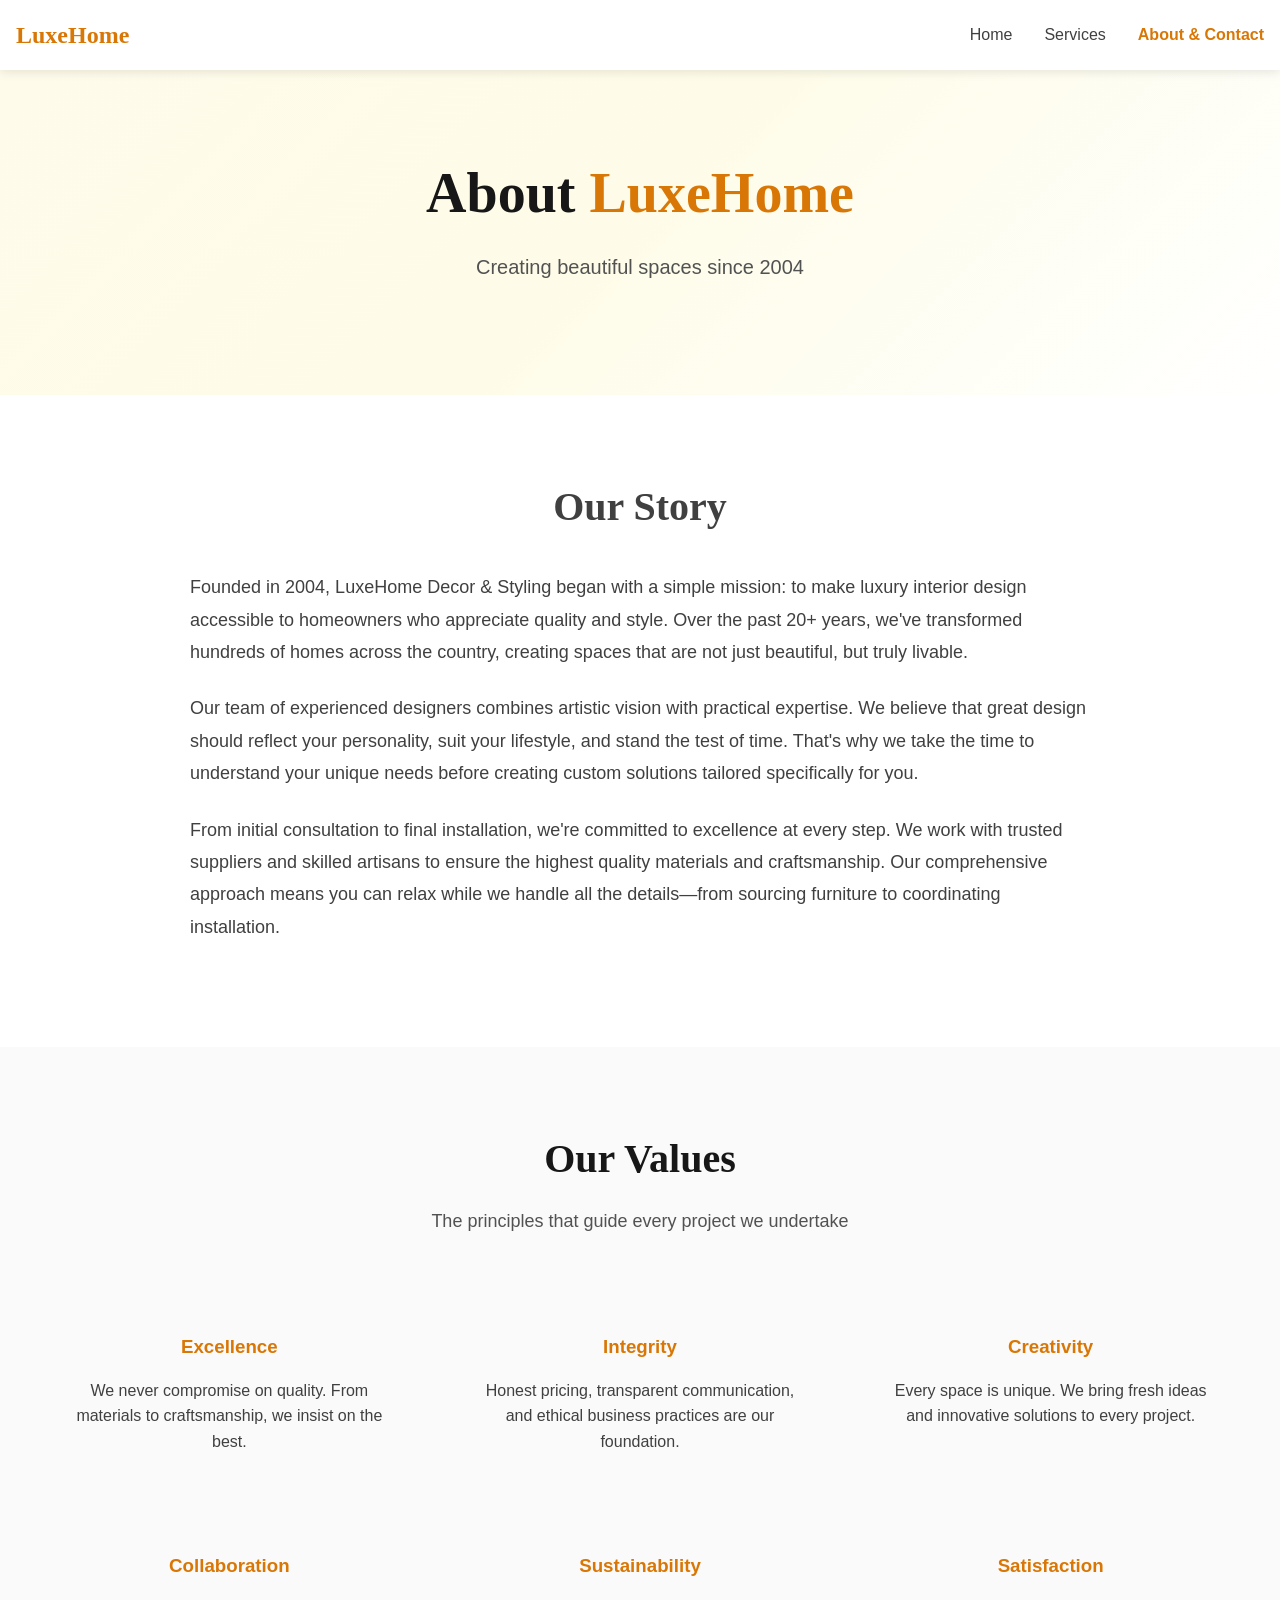
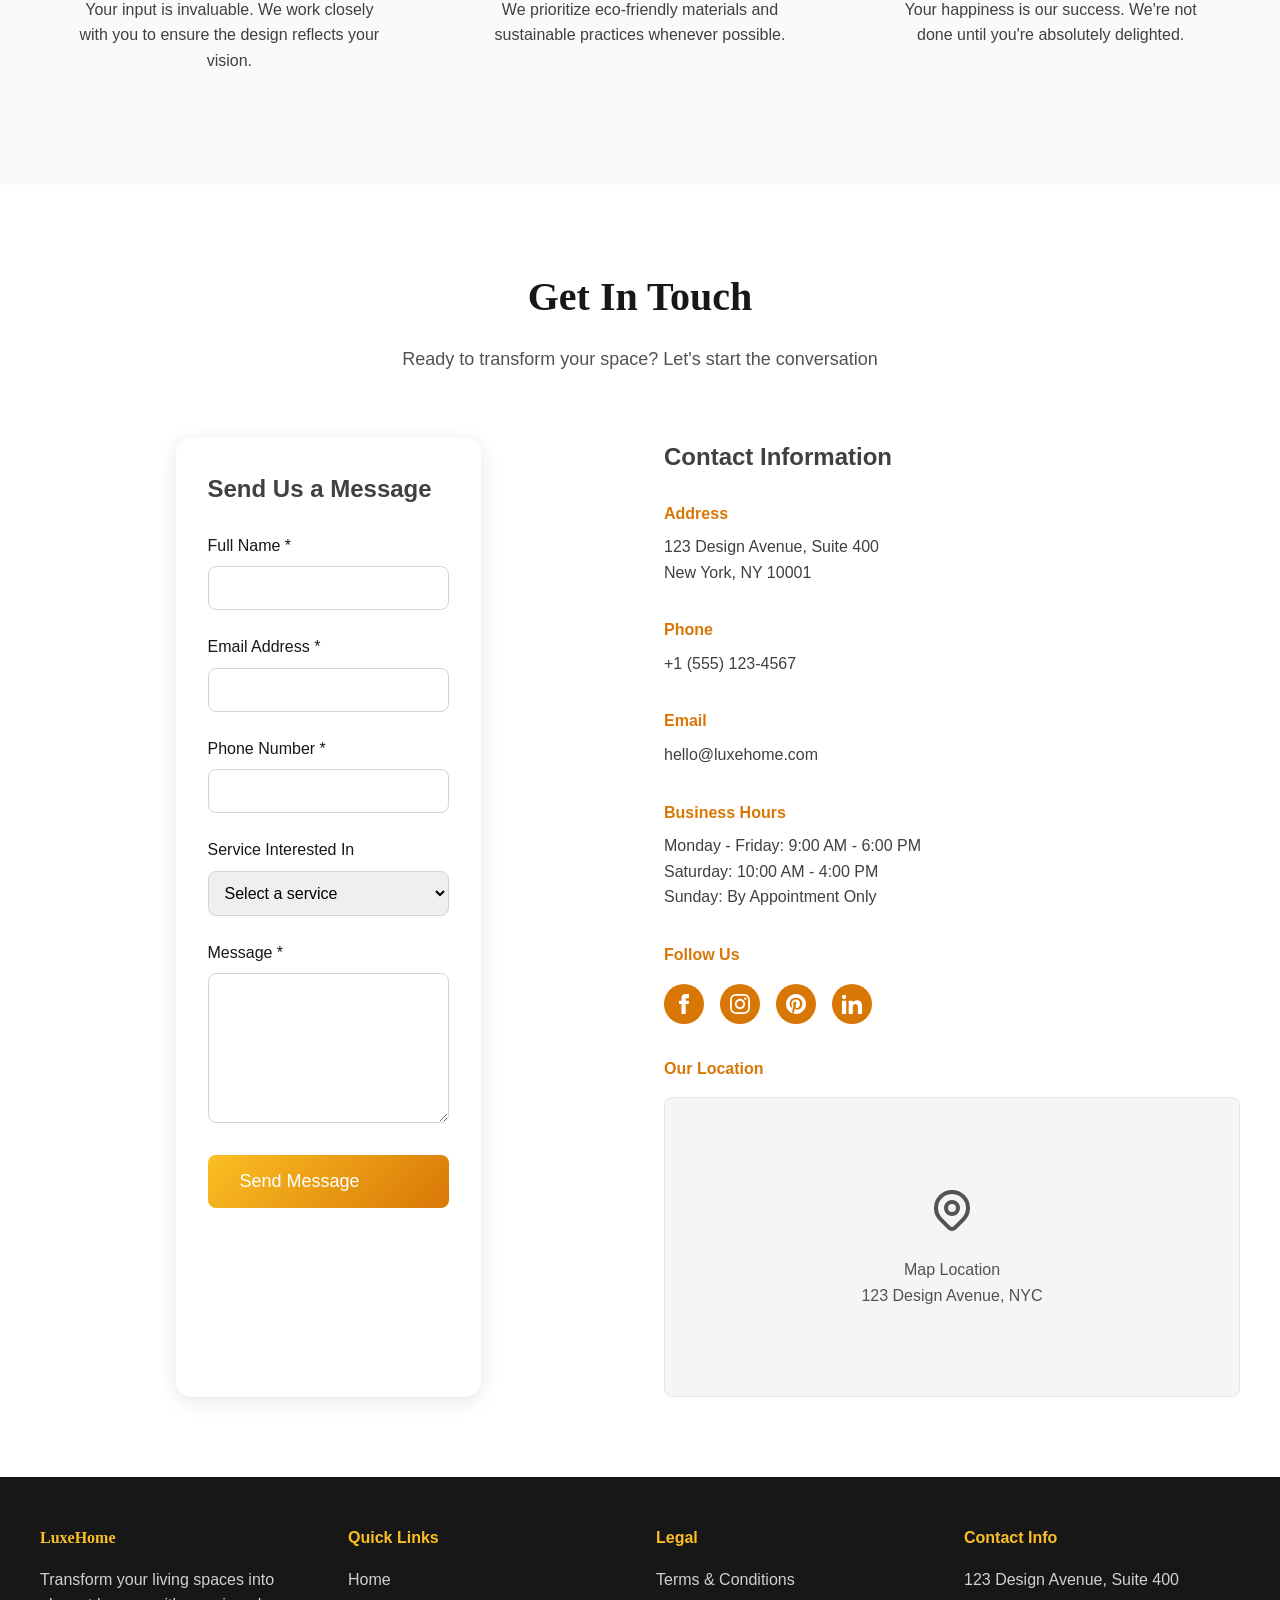
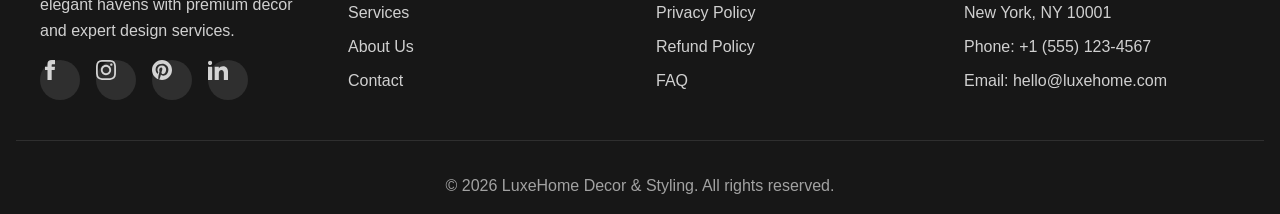
<file: about-contact.html>
<!DOCTYPE html>
<html lang="en">
<head>
  <meta charset="UTF-8">
  <meta name="viewport" content="width=device-width, initial-scale=1.0">
  <meta name="description" content="Learn about LuxeHome and get in touch with our team">
  <title>About & Contact - LuxeHome Decor & Styling</title>
  <link rel="stylesheet" href="css/style.css">
</head>
<body>
  <!-- Header -->
  <header class="header">
    <div class="container">
      <a href="index.html" class="logo font-serif">LuxeHome</a>
      <nav class="nav">
        <a href="index.html">Home</a>
        <a href="services.html">Services</a>
        <a href="about-contact.html">About & Contact</a>
      </nav>
      <button class="mobile-menu-btn" id="mobile-menu-btn">
        <span>☰</span>
      </button>
    </div>
  </header>

  <!-- Mobile Navigation -->
  <nav class="mobile-nav" id="mobile-nav">
    <a href="index.html">Home</a>
    <a href="services.html">Services</a>
    <a href="about-contact.html">About & Contact</a>
  </nav>

  <!-- Hero Section -->
  <section class="hero">
    <div class="container">
      <h1 class="font-serif">About <span class="highlight">LuxeHome</span></h1>
      <p>Creating beautiful spaces since 2004</p>
    </div>
  </section>

  <!-- About Section -->
  <section class="section">
    <div class="container">
      <div style="max-width: 900px; margin: 0 auto;">
        <h2 class="font-serif" style="font-size: 2.5rem; margin-bottom: 2rem; text-align: center;">Our Story</h2>
        <p style="font-size: 1.125rem; line-height: 1.8; margin-bottom: 1.5rem; color: var(--color-neutral-700);">
          Founded in 2004, LuxeHome Decor & Styling began with a simple mission: to make luxury interior design accessible to homeowners who appreciate quality and style. Over the past 20+ years, we've transformed hundreds of homes across the country, creating spaces that are not just beautiful, but truly livable.
        </p>
        <p style="font-size: 1.125rem; line-height: 1.8; margin-bottom: 1.5rem; color: var(--color-neutral-700);">
          Our team of experienced designers combines artistic vision with practical expertise. We believe that great design should reflect your personality, suit your lifestyle, and stand the test of time. That's why we take the time to understand your unique needs before creating custom solutions tailored specifically for you.
        </p>
        <p style="font-size: 1.125rem; line-height: 1.8; margin-bottom: 1.5rem; color: var(--color-neutral-700);">
          From initial consultation to final installation, we're committed to excellence at every step. We work with trusted suppliers and skilled artisans to ensure the highest quality materials and craftsmanship. Our comprehensive approach means you can relax while we handle all the details—from sourcing furniture to coordinating installation.
        </p>
      </div>
    </div>
  </section>

  <!-- Team Section -->
  <section class="section section-bg">
    <div class="container">
      <div class="section-title">
        <h2 class="font-serif">Our Values</h2>
        <p>The principles that guide every project we undertake</p>
      </div>
      <div class="grid grid-3">
        <div style="text-align: center; padding: 2rem;">
          <h3 style="margin-bottom: 1rem; color: var(--color-primary);">Excellence</h3>
          <p>We never compromise on quality. From materials to craftsmanship, we insist on the best.</p>
        </div>
        <div style="text-align: center; padding: 2rem;">
          <h3 style="margin-bottom: 1rem; color: var(--color-primary);">Integrity</h3>
          <p>Honest pricing, transparent communication, and ethical business practices are our foundation.</p>
        </div>
        <div style="text-align: center; padding: 2rem;">
          <h3 style="margin-bottom: 1rem; color: var(--color-primary);">Creativity</h3>
          <p>Every space is unique. We bring fresh ideas and innovative solutions to every project.</p>
        </div>
        <div style="text-align: center; padding: 2rem;">
          <h3 style="margin-bottom: 1rem; color: var(--color-primary);">Collaboration</h3>
          <p>Your input is invaluable. We work closely with you to ensure the design reflects your vision.</p>
        </div>
        <div style="text-align: center; padding: 2rem;">
          <h3 style="margin-bottom: 1rem; color: var(--color-primary);">Sustainability</h3>
          <p>We prioritize eco-friendly materials and sustainable practices whenever possible.</p>
        </div>
        <div style="text-align: center; padding: 2rem;">
          <h3 style="margin-bottom: 1rem; color: var(--color-primary);">Satisfaction</h3>
          <p>Your happiness is our success. We're not done until you're absolutely delighted.</p>
        </div>
      </div>
    </div>
  </section>

  <!-- Contact Section -->
  <section id="contact" class="section">
    <div class="container">
      <div class="section-title">
        <h2 class="font-serif">Get In Touch</h2>
        <p>Ready to transform your space? Let's start the conversation</p>
      </div>
      
      <div style="display: grid; grid-template-columns: repeat(auto-fit, minmax(300px, 1fr)); gap: 3rem; max-width: 1200px; margin: 0 auto;">
        <!-- Contact Form -->
        <div class="contact-form">
          <h3 style="margin-bottom: 1.5rem; font-size: 1.5rem;">Send Us a Message</h3>
          <form id="contact-form" onsubmit="return validateForm(event)">
            <div class="form-group">
              <label for="name">Full Name *</label>
              <input type="text" id="name" class="form-control" required>
            </div>
            <div class="form-group">
              <label for="email">Email Address *</label>
              <input type="email" id="email" class="form-control" required>
            </div>
            <div class="form-group">
              <label for="phone">Phone Number *</label>
              <input type="tel" id="phone" class="form-control" required>
            </div>
            <div class="form-group">
              <label for="service">Service Interested In</label>
              <select id="service" class="form-control">
                <option value="">Select a service</option>
                <option value="complete-home">Complete Home Styling</option>
                <option value="bedroom">Bedroom Styling</option>
                <option value="kitchen">Kitchen & Dining</option>
                <option value="lighting">Lighting Design</option>
                <option value="wall-art">Wall Art & Textures</option>
                <option value="custom-furniture">Custom Furniture</option>
                <option value="home-office">Home Office</option>
                <option value="accessories">Decor Accessories</option>
              </select>
            </div>
            <div class="form-group">
              <label for="message">Message *</label>
              <textarea id="message" class="form-control" required></textarea>
            </div>
            <button type="submit" class="btn btn-primary" style="width: 100%;">Send Message</button>
          </form>
        </div>

        <!-- Contact Info -->
        <div>
          <h3 style="margin-bottom: 1.5rem; font-size: 1.5rem;">Contact Information</h3>
          
          <div style="margin-bottom: 2rem;">
            <h4 style="color: var(--color-primary); margin-bottom: 0.5rem;">Address</h4>
            <p>123 Design Avenue, Suite 400<br>New York, NY 10001</p>
          </div>

          <div style="margin-bottom: 2rem;">
            <h4 style="color: var(--color-primary); margin-bottom: 0.5rem;">Phone</h4>
            <p><a href="tel:+15551234567" style="color: var(--color-neutral-700); text-decoration: none;">+1 (555) 123-4567</a></p>
          </div>

          <div style="margin-bottom: 2rem;">
            <h4 style="color: var(--color-primary); margin-bottom: 0.5rem;">Email</h4>
            <p><a href="mailto:hello@luxehome.com" style="color: var(--color-neutral-700); text-decoration: none;">hello@luxehome.com</a></p>
          </div>

          <div style="margin-bottom: 2rem;">
            <h4 style="color: var(--color-primary); margin-bottom: 0.5rem;">Business Hours</h4>
            <p>Monday - Friday: 9:00 AM - 6:00 PM<br>Saturday: 10:00 AM - 4:00 PM<br>Sunday: By Appointment Only</p>
          </div>

          <div style="margin-bottom: 2rem;">
            <h4 style="color: var(--color-primary); margin-bottom: 0.5rem;">Follow Us</h4>
            <div class="social-links" style="margin-top: 1rem;">
              <a href="#" class="social-link" aria-label="Facebook" style="background: var(--color-primary);">
                <svg xmlns="http://www.w3.org/2000/svg" width="20" height="20" fill="white" viewBox="0 0 24 24">
                  <path d="M9 8h-3v4h3v12h5v-12h3.642l.358-4h-4v-1.667c0-.955.192-1.333 1.115-1.333h2.885v-5h-3.808c-3.596 0-5.192 1.583-5.192 4.615v3.385z"/>
                </svg>
              </a>
              <a href="#" class="social-link" aria-label="Instagram" style="background: var(--color-primary);">
                <svg xmlns="http://www.w3.org/2000/svg" width="20" height="20" fill="white" viewBox="0 0 24 24">
                  <path d="M12 2.163c3.204 0 3.584.012 4.85.07 3.252.148 4.771 1.691 4.919 4.919.058 1.265.069 1.645.069 4.849 0 3.205-.012 3.584-.069 4.849-.149 3.225-1.664 4.771-4.919 4.919-1.266.058-1.644.07-4.85.07-3.204 0-3.584-.012-4.849-.07-3.26-.149-4.771-1.699-4.919-4.92-.058-1.265-.07-1.644-.07-4.849 0-3.204.013-3.583.07-4.849.149-3.227 1.664-4.771 4.919-4.919 1.266-.057 1.645-.069 4.849-.069zm0-2.163c-3.259 0-3.667.014-4.947.072-4.358.2-6.78 2.618-6.98 6.98-.059 1.281-.073 1.689-.073 4.948 0 3.259.014 3.668.072 4.948.2 4.358 2.618 6.78 6.98 6.98 1.281.058 1.689.072 4.948.072 3.259 0 3.668-.014 4.948-.072 4.354-.2 6.782-2.618 6.979-6.98.059-1.28.073-1.689.073-4.948 0-3.259-.014-3.667-.072-4.947-.196-4.354-2.617-6.78-6.979-6.98-1.281-.059-1.69-.073-4.949-.073zm0 5.838c-3.403 0-6.162 2.759-6.162 6.162s2.759 6.163 6.162 6.163 6.162-2.759 6.162-6.163c0-3.403-2.759-6.162-6.162-6.162zm0 10.162c-2.209 0-4-1.79-4-4 0-2.209 1.791-4 4-4s4 1.791 4 4c0 2.21-1.791 4-4 4zm6.406-11.845c-.796 0-1.441.645-1.441 1.44s.645 1.44 1.441 1.44c.795 0 1.439-.645 1.439-1.44s-.644-1.44-1.439-1.44z"/>
                </svg>
              </a>
              <a href="#" class="social-link" aria-label="Pinterest" style="background: var(--color-primary);">
                <svg xmlns="http://www.w3.org/2000/svg" width="20" height="20" fill="white" viewBox="0 0 24 24">
                  <path d="M12 0c-6.627 0-12 5.372-12 12 0 5.084 3.163 9.426 7.627 11.174-.105-.949-.2-2.405.042-3.441.218-.937 1.407-5.965 1.407-5.965s-.359-.719-.359-1.782c0-1.668.967-2.914 2.171-2.914 1.023 0 1.518.769 1.518 1.69 0 1.029-.655 2.568-.994 3.995-.283 1.194.599 2.169 1.777 2.169 2.133 0 3.772-2.249 3.772-5.495 0-2.873-2.064-4.882-5.012-4.882-3.414 0-5.418 2.561-5.418 5.207 0 1.031.397 2.138.893 2.738.098.119.112.224.083.345l-.333 1.36c-.053.22-.174.267-.402.161-1.499-.698-2.436-2.889-2.436-4.649 0-3.785 2.75-7.262 7.929-7.262 4.163 0 7.398 2.967 7.398 6.931 0 4.136-2.607 7.464-6.227 7.464-1.216 0-2.359-.631-2.75-1.378l-.748 2.853c-.271 1.043-1.002 2.35-1.492 3.146 1.124.347 2.317.535 3.554.535 6.627 0 12-5.373 12-12 0-6.628-5.373-12-12-12z"/>
                </svg>
              </a>
              <a href="#" class="social-link" aria-label="LinkedIn" style="background: var(--color-primary);">
                <svg xmlns="http://www.w3.org/2000/svg" width="20" height="20" fill="white" viewBox="0 0 24 24">
                  <path d="M4.98 3.5c0 1.381-1.11 2.5-2.48 2.5s-2.48-1.119-2.48-2.5c0-1.38 1.11-2.5 2.48-2.5s2.48 1.12 2.48 2.5zm.02 4.5h-5v16h5v-16zm7.982 0h-4.968v16h4.969v-8.399c0-4.67 6.029-5.052 6.029 0v8.399h4.988v-10.131c0-7.88-8.922-7.593-11.018-3.714v-2.155z"/>
                </svg>
              </a>
            </div>
          </div>

          <!-- Map Placeholder -->
          <div style="margin-top: 2rem;">
            <h4 style="color: var(--color-primary); margin-bottom: 1rem;">Our Location</h4>
            <div style="width: 100%; height: 300px; background: var(--color-neutral-100); border-radius: 0.5rem; display: flex; align-items: center; justify-content: center; border: 1px solid var(--color-neutral-200);">
              <div style="text-align: center; color: var(--color-neutral-600);">
                <svg xmlns="http://www.w3.org/2000/svg" width="48" height="48" fill="none" viewBox="0 0 24 24" stroke="currentColor" style="margin: 0 auto 1rem;">
                  <path stroke-linecap="round" stroke-linejoin="round" stroke-width="2" d="M17.657 16.657L13.414 20.9a1.998 1.998 0 01-2.827 0l-4.244-4.243a8 8 0 1111.314 0z" />
                  <path stroke-linecap="round" stroke-linejoin="round" stroke-width="2" d="M15 11a3 3 0 11-6 0 3 3 0 016 0z" />
                </svg>
                <p>Map Location<br>123 Design Avenue, NYC</p>
              </div>
            </div>
          </div>
        </div>
      </div>
    </div>
  </section>

  <!-- Footer -->
  <footer class="footer">
    <div class="footer-content">
      <div class="footer-section">
        <h4 class="font-serif">LuxeHome</h4>
        <p>Transform your living spaces into elegant havens with premium decor and expert design services.</p>
        <div class="social-links">
          <a href="#" class="social-link" aria-label="Facebook">
            <svg xmlns="http://www.w3.org/2000/svg" width="20" height="20" fill="currentColor" viewBox="0 0 24 24">
              <path d="M9 8h-3v4h3v12h5v-12h3.642l.358-4h-4v-1.667c0-.955.192-1.333 1.115-1.333h2.885v-5h-3.808c-3.596 0-5.192 1.583-5.192 4.615v3.385z"/>
            </svg>
          </a>
          <a href="#" class="social-link" aria-label="Instagram">
            <svg xmlns="http://www.w3.org/2000/svg" width="20" height="20" fill="currentColor" viewBox="0 0 24 24">
              <path d="M12 2.163c3.204 0 3.584.012 4.85.07 3.252.148 4.771 1.691 4.919 4.919.058 1.265.069 1.645.069 4.849 0 3.205-.012 3.584-.069 4.849-.149 3.225-1.664 4.771-4.919 4.919-1.266.058-1.644.07-4.85.07-3.204 0-3.584-.012-4.849-.07-3.26-.149-4.771-1.699-4.919-4.92-.058-1.265-.07-1.644-.07-4.849 0-3.204.013-3.583.07-4.849.149-3.227 1.664-4.771 4.919-4.919 1.266-.057 1.645-.069 4.849-.069zm0-2.163c-3.259 0-3.667.014-4.947.072-4.358.2-6.78 2.618-6.98 6.98-.059 1.281-.073 1.689-.073 4.948 0 3.259.014 3.668.072 4.948.2 4.358 2.618 6.78 6.98 6.98 1.281.058 1.689.072 4.948.072 3.259 0 3.668-.014 4.948-.072 4.354-.2 6.782-2.618 6.979-6.98.059-1.28.073-1.689.073-4.948 0-3.259-.014-3.667-.072-4.947-.196-4.354-2.617-6.78-6.979-6.98-1.281-.059-1.69-.073-4.949-.073zm0 5.838c-3.403 0-6.162 2.759-6.162 6.162s2.759 6.163 6.162 6.163 6.162-2.759 6.162-6.163c0-3.403-2.759-6.162-6.162-6.162zm0 10.162c-2.209 0-4-1.79-4-4 0-2.209 1.791-4 4-4s4 1.791 4 4c0 2.21-1.791 4-4 4zm6.406-11.845c-.796 0-1.441.645-1.441 1.44s.645 1.44 1.441 1.44c.795 0 1.439-.645 1.439-1.44s-.644-1.44-1.439-1.44z"/>
            </svg>
          </a>
          <a href="#" class="social-link" aria-label="Pinterest">
            <svg xmlns="http://www.w3.org/2000/svg" width="20" height="20" fill="currentColor" viewBox="0 0 24 24">
              <path d="M12 0c-6.627 0-12 5.372-12 12 0 5.084 3.163 9.426 7.627 11.174-.105-.949-.2-2.405.042-3.441.218-.937 1.407-5.965 1.407-5.965s-.359-.719-.359-1.782c0-1.668.967-2.914 2.171-2.914 1.023 0 1.518.769 1.518 1.69 0 1.029-.655 2.568-.994 3.995-.283 1.194.599 2.169 1.777 2.169 2.133 0 3.772-2.249 3.772-5.495 0-2.873-2.064-4.882-5.012-4.882-3.414 0-5.418 2.561-5.418 5.207 0 1.031.397 2.138.893 2.738.098.119.112.224.083.345l-.333 1.36c-.053.22-.174.267-.402.161-1.499-.698-2.436-2.889-2.436-4.649 0-3.785 2.75-7.262 7.929-7.262 4.163 0 7.398 2.967 7.398 6.931 0 4.136-2.607 7.464-6.227 7.464-1.216 0-2.359-.631-2.75-1.378l-.748 2.853c-.271 1.043-1.002 2.35-1.492 3.146 1.124.347 2.317.535 3.554.535 6.627 0 12-5.373 12-12 0-6.628-5.373-12-12-12z"/>
            </svg>
          </a>
          <a href="#" class="social-link" aria-label="LinkedIn">
            <svg xmlns="http://www.w3.org/2000/svg" width="20" height="20" fill="currentColor" viewBox="0 0 24 24">
              <path d="M4.98 3.5c0 1.381-1.11 2.5-2.48 2.5s-2.48-1.119-2.48-2.5c0-1.38 1.11-2.5 2.48-2.5s2.48 1.12 2.48 2.5zm.02 4.5h-5v16h5v-16zm7.982 0h-4.968v16h4.969v-8.399c0-4.67 6.029-5.052 6.029 0v8.399h4.988v-10.131c0-7.88-8.922-7.593-11.018-3.714v-2.155z"/>
            </svg>
          </a>
        </div>
      </div>
      
      <div class="footer-section">
        <h4>Quick Links</h4>
        <a href="index.html">Home</a>
        <a href="services.html">Services</a>
        <a href="about-contact.html">About Us</a>
        <a href="about-contact.html#contact">Contact</a>
      </div>
      
      <div class="footer-section">
        <h4>Legal</h4>
        <a href="terms.html">Terms & Conditions</a>
        <a href="privacy.html">Privacy Policy</a>
        <a href="refund.html">Refund Policy</a>
        <a href="faq.html">FAQ</a>
      </div>
      
      <div class="footer-section">
        <h4>Contact Info</h4>
        <p>123 Design Avenue, Suite 400</p>
        <p>New York, NY 10001</p>
        <p>Phone: +1 (555) 123-4567</p>
        <p>Email: hello@luxehome.com</p>
      </div>
    </div>
    
    <div class="footer-bottom">
      <p>&copy; 2026 LuxeHome Decor & Styling. All rights reserved.</p>
    </div>
  </footer>

  <script src="js/script.js"></script>
</body>
</html>
</file>
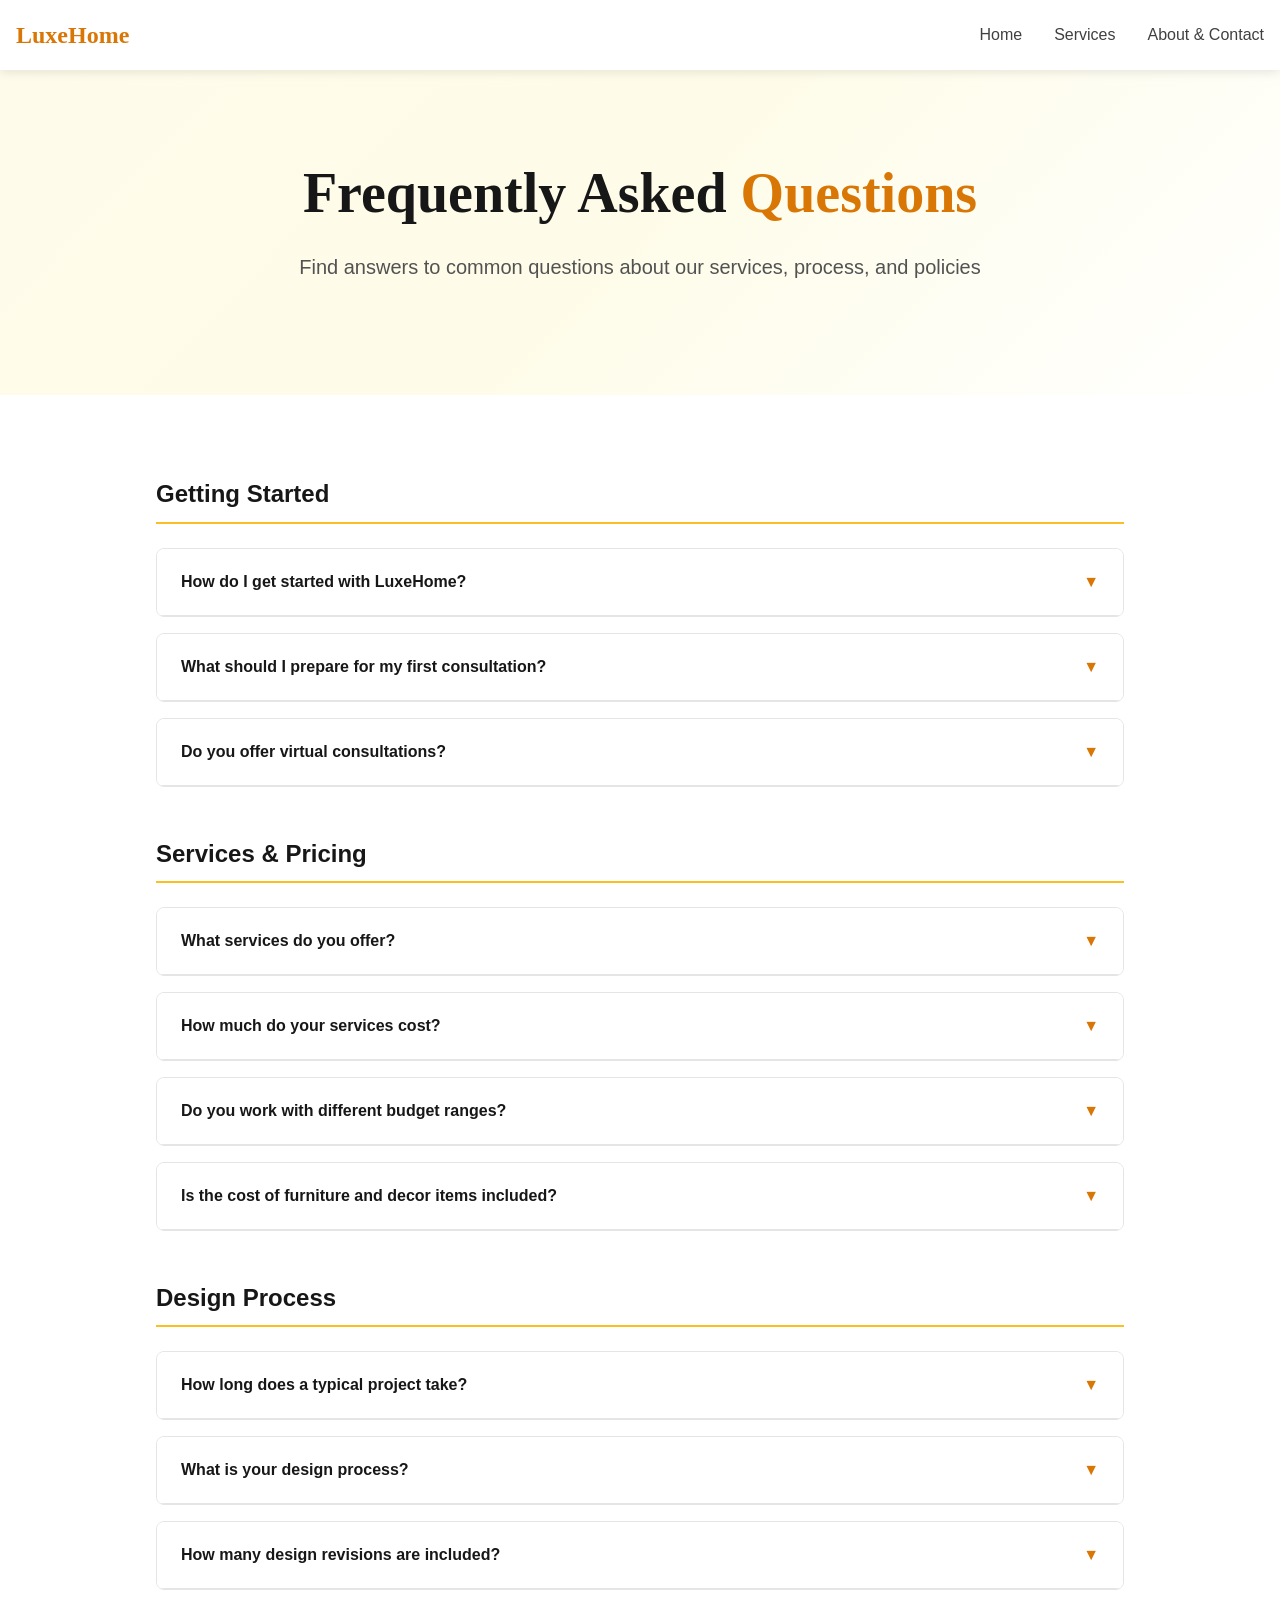
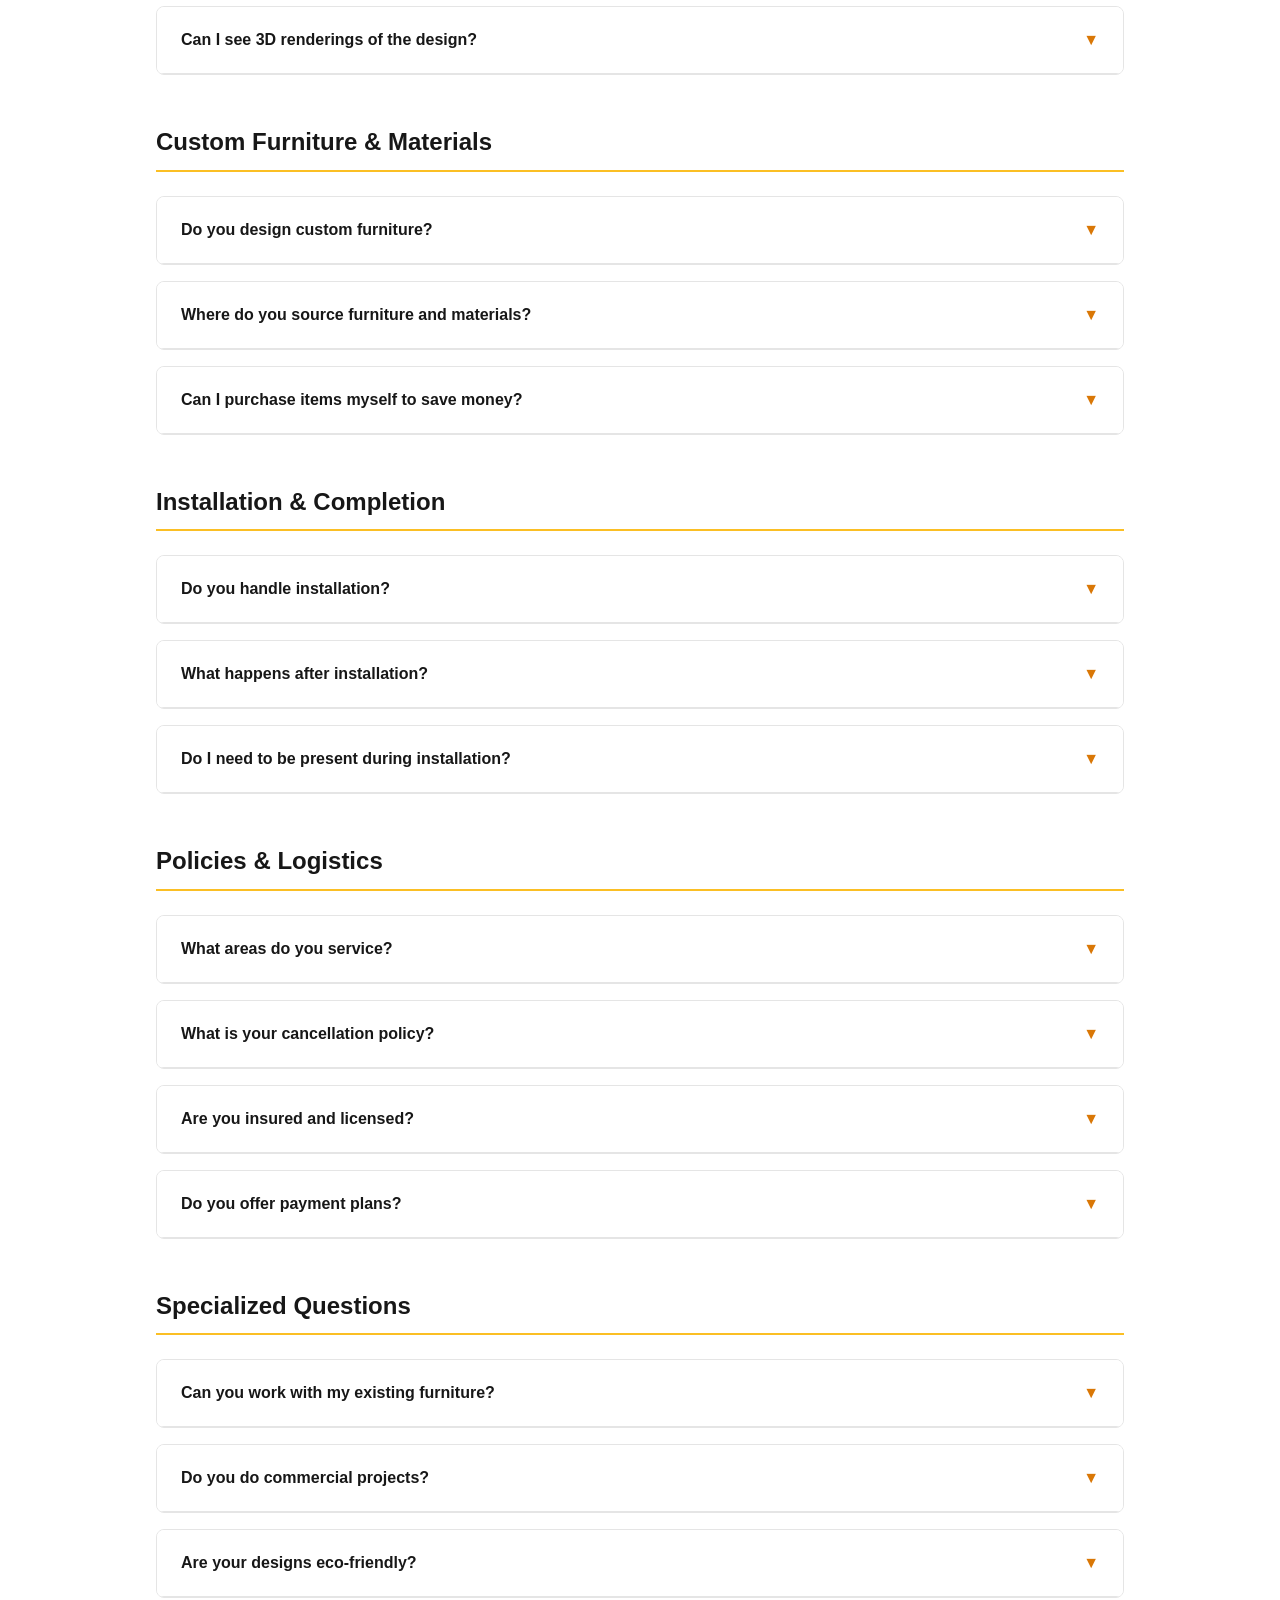
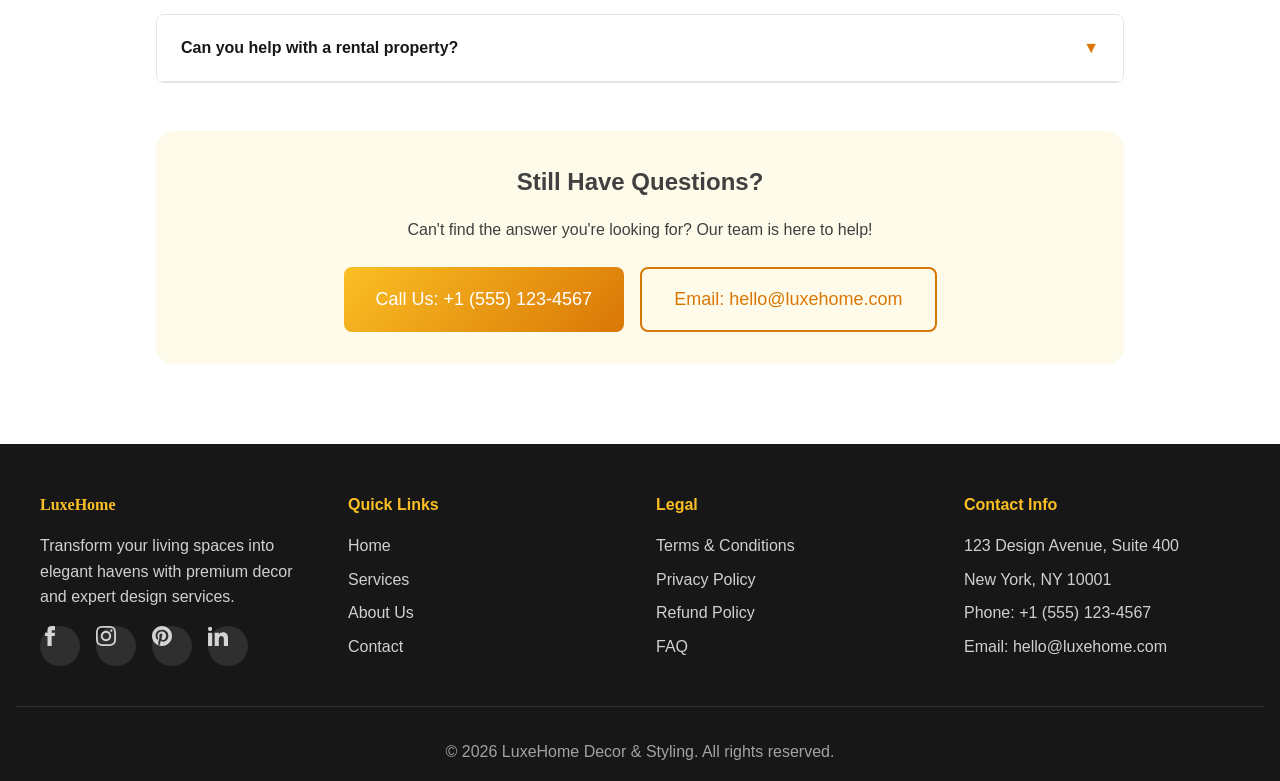
<file: faq.html>
<!DOCTYPE html>
<html lang="en">
<head>
  <meta charset="UTF-8">
  <meta name="viewport" content="width=device-width, initial-scale=1.0">
  <meta name="description" content="Frequently asked questions about LuxeHome services">
  <title>FAQ - LuxeHome Decor & Styling</title>
  <link rel="stylesheet" href="css/style.css">
</head>
<body>
  <header class="header">
    <div class="container">
      <a href="index.html" class="logo font-serif">LuxeHome</a>
      <nav class="nav">
        <a href="index.html">Home</a>
        <a href="services.html">Services</a>
        <a href="about-contact.html">About & Contact</a>
      </nav>
      <button class="mobile-menu-btn" id="mobile-menu-btn"><span>☰</span></button>
    </div>
  </header>

  <nav class="mobile-nav" id="mobile-nav">
    <a href="index.html">Home</a>
    <a href="services.html">Services</a>
    <a href="about-contact.html">About & Contact</a>
  </nav>

  <section class="hero">
    <div class="container">
      <h1 class="font-serif">Frequently Asked <span class="highlight">Questions</span></h1>
      <p>Find answers to common questions about our services, process, and policies</p>
    </div>
  </section>

  <section class="section">
    <div class="container" style="max-width: 1000px;">
      
      <div class="faq-category">
        <h3>Getting Started</h3>
        <div class="faq-item">
          <button class="faq-question" onclick="toggleFAQ(this)">
            How do I get started with LuxeHome?
            <span class="faq-icon">▼</span>
          </button>
          <div class="faq-answer">
            <div class="faq-answer-content">
              Getting started is easy! Simply book a free consultation through our website or call us at +1 (555) 123-4567. During the consultation, we'll discuss your vision, budget, timeline, and design preferences. We'll then create a customized proposal outlining our recommended services and pricing.
            </div>
          </div>
        </div>

        <div class="faq-item">
          <button class="faq-question" onclick="toggleFAQ(this)">
            What should I prepare for my first consultation?
            <span class="faq-icon">▼</span>
          </button>
          <div class="faq-answer">
            <div class="faq-answer-content">
              For your consultation, gather inspiration photos (Pinterest boards are great!), measurements of your space if available, a rough budget range, and a list of must-haves and deal-breakers. Also, think about your lifestyle, how you use the space, and any functional requirements.
            </div>
          </div>
        </div>

        <div class="faq-item">
          <button class="faq-question" onclick="toggleFAQ(this)">
            Do you offer virtual consultations?
            <span class="faq-icon">▼</span>
          </button>
          <div class="faq-answer">
            <div class="faq-answer-content">
              Yes! We offer both in-person and virtual consultations via video call. Virtual consultations are perfect for initial discussions, design reviews, and clients outside our immediate service area. For hands-on work like installations, we do require in-person visits.
            </div>
          </div>
        </div>
      </div>

      <div class="faq-category">
        <h3>Services & Pricing</h3>
        <div class="faq-item">
          <button class="faq-question" onclick="toggleFAQ(this)">
            What services do you offer?
            <span class="faq-icon">▼</span>
          </button>
          <div class="faq-answer">
            <div class="faq-answer-content">
              We offer comprehensive home decor services including complete home styling, space planning, color consultation, furniture selection and placement, lighting design, wall texture and artwork, custom furniture design, bedroom styling, and kitchen & dining decor. We can handle everything from a single room refresh to a full home makeover.
            </div>
          </div>
        </div>

        <div class="faq-item">
          <button class="faq-question" onclick="toggleFAQ(this)">
            How much do your services cost?
            <span class="faq-icon">▼</span>
          </button>
          <div class="faq-answer">
            <div class="faq-answer-content">
              Our pricing varies based on project scope, square footage, and complexity. Design consultations start at $200. Room designs typically range from $2,000-$8,000 including design services (furniture and materials separate). Full home projects start at $15,000. We provide detailed quotes after the initial consultation based on your specific needs.
            </div>
          </div>
        </div>

        <div class="faq-item">
          <button class="faq-question" onclick="toggleFAQ(this)">
            Do you work with different budget ranges?
            <span class="faq-icon">▼</span>
          </button>
          <div class="faq-answer">
            <div class="faq-answer-content">
              Absolutely! We work with a range of budgets from accessible luxury to high-end custom projects. During consultation, we'll discuss your budget and create solutions that maximize value while achieving your design goals. We can also phase projects over time to fit your budget.
            </div>
          </div>
        </div>

        <div class="faq-item">
          <button class="faq-question" onclick="toggleFAQ(this)">
            Is the cost of furniture and decor items included?
            <span class="faq-icon">▼</span>
          </button>
          <div class="faq-answer">
            <div class="faq-answer-content">
              Our design fees cover the professional services (consultation, design, project management, installation coordination). Furniture, materials, and decor items are billed separately at cost plus our procurement fee (typically 20-30% which includes sourcing, quality control, coordination, and delivery management).
            </div>
          </div>
        </div>
      </div>

      <div class="faq-category">
        <h3>Design Process</h3>
        <div class="faq-item">
          <button class="faq-question" onclick="toggleFAQ(this)">
            How long does a typical project take?
            <span class="faq-icon">▼</span>
          </button>
          <div class="faq-answer">
            <div class="faq-answer-content">
              Timelines vary by project scope. A single room design and installation typically takes 4-8 weeks from consultation to completion. Full home projects can take 3-6 months. Custom furniture adds 8-12 weeks to the timeline. We provide a detailed timeline in your project proposal.
            </div>
          </div>
        </div>

        <div class="faq-item">
          <button class="faq-question" onclick="toggleFAQ(this)">
            What is your design process?
            <span class="faq-icon">▼</span>
          </button>
          <div class="faq-answer">
            <div class="faq-answer-content">
              Our process includes: (1) Initial consultation and space assessment, (2) Design concept development with mood boards and renderings, (3) Design presentation and revision, (4) Material and furniture selection, (5) Ordering and procurement, (6) Installation and styling, (7) Final walkthrough and adjustments.
            </div>
          </div>
        </div>

        <div class="faq-item">
          <button class="faq-question" onclick="toggleFAQ(this)">
            How many design revisions are included?
            <span class="faq-icon">▼</span>
          </button>
          <div class="faq-answer">
            <div class="faq-answer-content">
              We include one comprehensive design revision in all packages. This allows you to provide feedback and refine the design. Additional major revisions beyond this are billed at $150/hour. However, minor tweaks and adjustments during the process are typically accommodated at no extra charge.
            </div>
          </div>
        </div>

        <div class="faq-item">
          <button class="faq-question" onclick="toggleFAQ(this)">
            Can I see 3D renderings of the design?
            <span class="faq-icon">▼</span>
          </button>
          <div class="faq-answer">
            <div class="faq-answer-content">
              Yes! For most projects, we provide detailed 3D renderings so you can visualize the space before making any purchases. This helps ensure you love the design and can make informed decisions about furniture and finishes.
            </div>
          </div>
        </div>
      </div>

      <div class="faq-category">
        <h3>Custom Furniture & Materials</h3>
        <div class="faq-item">
          <button class="faq-question" onclick="toggleFAQ(this)">
            Do you design custom furniture?
            <span class="faq-icon">▼</span>
          </button>
          <div class="faq-answer">
            <div class="faq-answer-content">
              Yes! We design and fabricate custom furniture pieces through our network of skilled artisans. This includes custom sofas, tables, cabinetry, headboards, and more. Custom pieces typically take 8-12 weeks and require a 60% deposit before fabrication begins.
            </div>
          </div>
        </div>

        <div class="faq-item">
          <button class="faq-question" onclick="toggleFAQ(this)">
            Where do you source furniture and materials?
            <span class="faq-icon">▼</span>
          </button>
          <div class="faq-answer">
            <div class="faq-answer-content">
              We work with a curated network of high-quality suppliers, both domestic and international. This includes luxury furniture showrooms, artisan workshops, specialty fabric houses, and trade-only resources. Our relationships ensure quality, authenticity, and often better pricing than retail.
            </div>
          </div>
        </div>

        <div class="faq-item">
          <button class="faq-question" onclick="toggleFAQ(this)">
            Can I purchase items myself to save money?
            <span class="faq-icon">▼</span>
          </button>
          <div class="faq-answer">
            <div class="faq-answer-content">
              While we prefer to procure items to ensure quality, authenticity, and proper coordination, we can work with client-purchased items for a flat fee. However, we cannot guarantee the quality, timing, or warranty support for items purchased independently.
            </div>
          </div>
        </div>
      </div>

      <div class="faq-category">
        <h3>Installation & Completion</h3>
        <div class="faq-item">
          <button class="faq-question" onclick="toggleFAQ(this)">
            Do you handle installation?
            <span class="faq-icon">▼</span>
          </button>
          <div class="faq-answer">
            <div class="faq-answer-content">
              Yes! We coordinate all installation services including furniture assembly, artwork hanging, lighting installation, and final styling. Our experienced installation team ensures everything is placed perfectly according to the design plan. Installation is typically included in our full-service packages.
            </div>
          </div>
        </div>

        <div class="faq-item">
          <button class="faq-question" onclick="toggleFAQ(this)">
            What happens after installation?
            <span class="faq-icon">▼</span>
          </button>
          <div class="faq-answer">
            <div class="faq-answer-content">
              After installation, we conduct a final walkthrough to ensure your complete satisfaction. We include minor adjustments and styling tweaks within 30 days of completion. We also provide maintenance guidelines for your furniture and finishes. Our 90-day workmanship guarantee covers any installation issues.
            </div>
          </div>
        </div>

        <div class="faq-item">
          <button class="faq-question" onclick="toggleFAQ(this)">
            Do I need to be present during installation?
            <span class="faq-icon">▼</span>
          </button>
          <div class="faq-answer">
            <div class="faq-answer-content">
              We recommend being present at the start and end of installation, but you don't need to be there throughout the entire process. Our team is fully bonded and insured, and we treat every home with the utmost care and respect.
            </div>
          </div>
        </div>
      </div>

      <div class="faq-category">
        <h3>Policies & Logistics</h3>
        <div class="faq-item">
          <button class="faq-question" onclick="toggleFAQ(this)">
            What areas do you service?
            <span class="faq-icon">▼</span>
          </button>
          <div class="faq-answer">
            <div class="faq-answer-content">
              We primarily service New York City and the surrounding tri-state area. For projects outside this area, we can discuss travel fees or virtual design services. We've successfully completed projects nationwide through a combination of virtual consultations and local contractor partnerships.
            </div>
          </div>
        </div>

        <div class="faq-item">
          <button class="faq-question" onclick="toggleFAQ(this)">
            What is your cancellation policy?
            <span class="faq-icon">▼</span>
          </button>
          <div class="faq-answer">
            <div class="faq-answer-content">
              Cancellations before work begins incur a 10% administrative fee. Once design work starts, you'll be charged for hours worked. After materials are ordered, all deposits are non-refundable. See our full Refund Policy for details.
            </div>
          </div>
        </div>

        <div class="faq-item">
          <button class="faq-question" onclick="toggleFAQ(this)">
            Are you insured and licensed?
            <span class="faq-icon">▼</span>
          </button>
          <div class="faq-answer">
            <div class="faq-answer-content">
              Yes, we are fully licensed and insured. We carry general liability insurance and workers' compensation for our team. All contractors and installers working on your project are also licensed and insured.
            </div>
          </div>
        </div>

        <div class="faq-item">
          <button class="faq-question" onclick="toggleFAQ(this)">
            Do you offer payment plans?
            <span class="faq-icon">▼</span>
          </button>
          <div class="faq-answer">
            <div class="faq-answer-content">
              Yes, we offer flexible payment plans for projects over $10,000. Typically, this includes a deposit to begin, progress payments at key milestones, and final payment upon completion. We also accept major credit cards and can discuss financing options for larger projects.
            </div>
          </div>
        </div>
      </div>

      <div class="faq-category">
        <h3>Specialized Questions</h3>
        <div class="faq-item">
          <button class="faq-question" onclick="toggleFAQ(this)">
            Can you work with my existing furniture?
            <span class="faq-icon">▼</span>
          </button>
          <div class="faq-answer">
            <div class="faq-answer-content">
              Absolutely! We love incorporating cherished pieces into new designs. During consultation, we'll assess which existing pieces work with the new design and how to best integrate them. This can also help manage budget while creating a fresh look.
            </div>
          </div>
        </div>

        <div class="faq-item">
          <button class="faq-question" onclick="toggleFAQ(this)">
            Do you do commercial projects?
            <span class="faq-icon">▼</span>
          </button>
          <div class="faq-answer">
            <div class="faq-answer-content">
              Yes, we work on commercial projects including office spaces, retail environments, restaurants, and hospitality venues. Our approach combines aesthetic excellence with functionality and brand alignment. Contact us to discuss your commercial project needs.
            </div>
          </div>
        </div>

        <div class="faq-item">
          <button class="faq-question" onclick="toggleFAQ(this)">
            Are your designs eco-friendly?
            <span class="faq-icon">▼</span>
          </button>
          <div class="faq-answer">
            <div class="faq-answer-content">
              Sustainability is important to us. We source eco-friendly materials when possible, work with suppliers committed to sustainable practices, and design with longevity in mind. We can also create fully sustainable designs if that's your preference.
            </div>
          </div>
        </div>

        <div class="faq-item">
          <button class="faq-question" onclick="toggleFAQ(this)">
            Can you help with a rental property?
            <span class="faq-icon">▼</span>
          </button>
          <div class="faq-answer">
            <div class="faq-answer-content">
              Yes! We offer rental-friendly design solutions that don't require permanent modifications. We focus on furniture, removable wallpaper, area rugs, lighting, and decor that can move with you while still creating a beautiful, personalized space.
            </div>
          </div>
        </div>
      </div>

      <div style="margin-top: 3rem; background: var(--color-amber-50); padding: 2rem; border-radius: 1rem; text-align: center;">
        <h3 style="margin-bottom: 1rem; font-size: 1.5rem;">Still Have Questions?</h3>
        <p style="margin-bottom: 1.5rem;">Can't find the answer you're looking for? Our team is here to help!</p>
        <div class="btn-group">
          <a href="tel:+15551234567" class="btn btn-primary">Call Us: +1 (555) 123-4567</a>
          <a href="mailto:hello@luxehome.com" class="btn btn-secondary" style="border-color: var(--color-primary); color: var(--color-primary);">Email: hello@luxehome.com</a>
        </div>
      </div>
    </div>
  </section>

  <footer class="footer">
    <div class="footer-content">
      <div class="footer-section">
        <h4 class="font-serif">LuxeHome</h4>
        <p>Transform your living spaces into elegant havens with premium decor and expert design services.</p>
        <div class="social-links">
          <a href="#" class="social-link" aria-label="Facebook"><svg xmlns="http://www.w3.org/2000/svg" width="20" height="20" fill="currentColor" viewBox="0 0 24 24"><path d="M9 8h-3v4h3v12h5v-12h3.642l.358-4h-4v-1.667c0-.955.192-1.333 1.115-1.333h2.885v-5h-3.808c-3.596 0-5.192 1.583-5.192 4.615v3.385z"/></svg></a>
          <a href="#" class="social-link" aria-label="Instagram"><svg xmlns="http://www.w3.org/2000/svg" width="20" height="20" fill="currentColor" viewBox="0 0 24 24"><path d="M12 2.163c3.204 0 3.584.012 4.85.07 3.252.148 4.771 1.691 4.919 4.919.058 1.265.069 1.645.069 4.849 0 3.205-.012 3.584-.069 4.849-.149 3.225-1.664 4.771-4.919 4.919-1.266.058-1.644.07-4.85.07-3.204 0-3.584-.012-4.849-.07-3.26-.149-4.771-1.699-4.919-4.92-.058-1.265-.07-1.644-.07-4.849 0-3.204.013-3.583.07-4.849.149-3.227 1.664-4.771 4.919-4.919 1.266-.057 1.645-.069 4.849-.069zm0-2.163c-3.259 0-3.667.014-4.947.072-4.358.2-6.78 2.618-6.98 6.98-.059 1.281-.073 1.689-.073 4.948 0 3.259.014 3.668.072 4.948.2 4.358 2.618 6.78 6.98 6.98 1.281.058 1.689.072 4.948.072 3.259 0 3.668-.014 4.948-.072 4.354-.2 6.782-2.618 6.979-6.98.059-1.28.073-1.689.073-4.948 0-3.259-.014-3.667-.072-4.947-.196-4.354-2.617-6.78-6.979-6.98-1.281-.059-1.69-.073-4.949-.073zm0 5.838c-3.403 0-6.162 2.759-6.162 6.162s2.759 6.163 6.162 6.163 6.162-2.759 6.162-6.163c0-3.403-2.759-6.162-6.162-6.162zm0 10.162c-2.209 0-4-1.79-4-4 0-2.209 1.791-4 4-4s4 1.791 4 4c0 2.21-1.791 4-4 4zm6.406-11.845c-.796 0-1.441.645-1.441 1.44s.645 1.44 1.441 1.44c.795 0 1.439-.645 1.439-1.44s-.644-1.44-1.439-1.44z"/></svg></a>
          <a href="#" class="social-link" aria-label="Pinterest"><svg xmlns="http://www.w3.org/2000/svg" width="20" height="20" fill="currentColor" viewBox="0 0 24 24"><path d="M12 0c-6.627 0-12 5.372-12 12 0 5.084 3.163 9.426 7.627 11.174-.105-.949-.2-2.405.042-3.441.218-.937 1.407-5.965 1.407-5.965s-.359-.719-.359-1.782c0-1.668.967-2.914 2.171-2.914 1.023 0 1.518.769 1.518 1.69 0 1.029-.655 2.568-.994 3.995-.283 1.194.599 2.169 1.777 2.169 2.133 0 3.772-2.249 3.772-5.495 0-2.873-2.064-4.882-5.012-4.882-3.414 0-5.418 2.561-5.418 5.207 0 1.031.397 2.138.893 2.738.098.119.112.224.083.345l-.333 1.36c-.053.22-.174.267-.402.161-1.499-.698-2.436-2.889-2.436-4.649 0-3.785 2.75-7.262 7.929-7.262 4.163 0 7.398 2.967 7.398 6.931 0 4.136-2.607 7.464-6.227 7.464-1.216 0-2.359-.631-2.75-1.378l-.748 2.853c-.271 1.043-1.002 2.35-1.492 3.146 1.124.347 2.317.535 3.554.535 6.627 0 12-5.373 12-12 0-6.628-5.373-12-12-12z"/></svg></a>
          <a href="#" class="social-link" aria-label="LinkedIn"><svg xmlns="http://www.w3.org/2000/svg" width="20" height="20" fill="currentColor" viewBox="0 0 24 24"><path d="M4.98 3.5c0 1.381-1.11 2.5-2.48 2.5s-2.48-1.119-2.48-2.5c0-1.38 1.11-2.5 2.48-2.5s2.48 1.12 2.48 2.5zm.02 4.5h-5v16h5v-16zm7.982 0h-4.968v16h4.969v-8.399c0-4.67 6.029-5.052 6.029 0v8.399h4.988v-10.131c0-7.88-8.922-7.593-11.018-3.714v-2.155z"/></svg></a>
        </div>
      </div>
      <div class="footer-section">
        <h4>Quick Links</h4>
        <a href="index.html">Home</a>
        <a href="services.html">Services</a>
        <a href="about-contact.html">About Us</a>
        <a href="about-contact.html#contact">Contact</a>
      </div>
      <div class="footer-section">
        <h4>Legal</h4>
        <a href="terms.html">Terms & Conditions</a>
        <a href="privacy.html">Privacy Policy</a>
        <a href="refund.html">Refund Policy</a>
        <a href="faq.html">FAQ</a>
      </div>
      <div class="footer-section">
        <h4>Contact Info</h4>
        <p>123 Design Avenue, Suite 400</p>
        <p>New York, NY 10001</p>
        <p>Phone: +1 (555) 123-4567</p>
        <p>Email: hello@luxehome.com</p>
      </div>
    </div>
    <div class="footer-bottom">
      <p>&copy; 2026 LuxeHome Decor & Styling. All rights reserved.</p>
    </div>
  </footer>

  <script src="js/script.js"></script>
</body>
</html>
</file>
<file: css/style.css>
/* Global Styles */
* {
  margin: 0;
  padding: 0;
  box-sizing: border-box;
}

:root {
  --color-primary: #d97706;
  --color-primary-dark: #b45309;
  --color-primary-light: #fbbf24;
  --color-neutral-50: #fafafa;
  --color-neutral-100: #f5f5f5;
  --color-neutral-200: #e5e5e5;
  --color-neutral-300: #d4d4d4;
  --color-neutral-600: #525252;
  --color-neutral-700: #404040;
  --color-neutral-900: #171717;
  --color-cream: #fefce8;
  --color-amber-50: #fffbeb;
  --color-amber-100: #fef3c7;
  --transition: all 0.3s ease;
}

body {
  font-family: -apple-system, BlinkMacSystemFont, 'Segoe UI', Roboto, 'Helvetica Neue', Arial, sans-serif;
  line-height: 1.6;
  color: var(--color-neutral-700);
  background: #fff;
}

.font-serif {
  font-family: Georgia, 'Times New Roman', serif;
}

.container {
  max-width: 1280px;
  margin: 0 auto;
  padding: 0 1rem;
}

/* Header Styles */
.header {
  position: fixed;
  top: 0;
  left: 0;
  right: 0;
  background: #fff;
  box-shadow: 0 2px 10px rgba(0,0,0,0.1);
  z-index: 1000;
  transition: var(--transition);
}

.header .container {
  display: flex;
  justify-content: space-between;
  align-items: center;
  padding: 1rem;
  max-width: 1280px;
  margin: 0 auto;
}

.logo {
  font-size: 1.5rem;
  font-weight: bold;
  color: var(--color-primary);
  text-decoration: none;
  font-family: Georgia, serif;
}

.nav {
  display: flex;
  gap: 2rem;
  align-items: center;
}

.nav a {
  color: var(--color-neutral-700);
  text-decoration: none;
  font-weight: 500;
  transition: var(--transition);
}

.nav a:hover {
  color: var(--color-primary);
}

.mobile-menu-btn {
  display: none;
  background: none;
  border: none;
  font-size: 1.5rem;
  cursor: pointer;
  color: var(--color-neutral-700);
}

/* Mobile Menu */
.mobile-nav {
  display: none;
  position: fixed;
  top: 70px;
  left: 0;
  right: 0;
  background: #fff;
  box-shadow: 0 4px 10px rgba(0,0,0,0.1);
  padding: 1rem;
  z-index: 999;
}

.mobile-nav.active {
  display: block;
}

.mobile-nav a {
  display: block;
  padding: 1rem;
  color: var(--color-neutral-700);
  text-decoration: none;
  border-bottom: 1px solid var(--color-neutral-200);
}

.mobile-nav a:hover {
  background: var(--color-amber-50);
  color: var(--color-primary);
}

/* Hero Section */
.hero {
  padding: 10rem 1rem 5rem;
  background: linear-gradient(135deg, var(--color-amber-50) 0%, var(--color-cream) 50%, #fff 100%);
  text-align: center;
}

.hero h1 {
  font-size: 3.5rem;
  font-family: Georgia, serif;
  color: var(--color-neutral-900);
  margin-bottom: 1.5rem;
  line-height: 1.2;
}

.hero .highlight {
  color: var(--color-primary);
}

.hero p {
  font-size: 1.25rem;
  color: var(--color-neutral-600);
  margin-bottom: 2rem;
  max-width: 800px;
  margin-left: auto;
  margin-right: auto;
}

.btn-group {
  display: flex;
  gap: 1rem;
  justify-content: center;
  flex-wrap: wrap;
}

.btn {
  display: inline-flex;
  align-items: center;
  gap: 0.5rem;
  padding: 1rem 2rem;
  font-size: 1.125rem;
  border-radius: 0.5rem;
  text-decoration: none;
  transition: var(--transition);
  cursor: pointer;
  border: none;
  font-weight: 500;
}

.btn-primary {
  background: linear-gradient(135deg, var(--color-primary-light), var(--color-primary));
  color: #fff;
}

.btn-primary:hover {
  box-shadow: 0 10px 30px rgba(217, 119, 6, 0.3);
  transform: translateY(-2px);
}

.btn-secondary {
  border: 2px solid var(--color-neutral-300);
  color: var(--color-neutral-700);
  background: transparent;
}

.btn-secondary:hover {
  border-color: var(--color-primary);
  color: var(--color-primary);
}

/* Section Styles */
.section {
  padding: 5rem 1rem;
}

.section-bg {
  background: var(--color-neutral-50);
}

.section-amber {
  background: var(--color-amber-50);
}

.section-title {
  text-align: center;
  margin-bottom: 4rem;
}

.section-title h2 {
  font-size: 2.5rem;
  font-family: Georgia, serif;
  color: var(--color-neutral-900);
  margin-bottom: 1rem;
}

.section-title p {
  font-size: 1.125rem;
  color: var(--color-neutral-600);
  max-width: 800px;
  margin: 0 auto;
}

/* Grid Layouts */
.grid {
  display: grid;
  gap: 2rem;
  max-width: 1200px;
  margin: 0 auto;
}

.grid-2 {
  grid-template-columns: repeat(auto-fit, minmax(300px, 1fr));
}

.grid-3 {
  grid-template-columns: repeat(auto-fit, minmax(280px, 1fr));
}

.grid-4 {
  grid-template-columns: repeat(auto-fit, minmax(250px, 1fr));
}

/* Service Cards */
.service-card {
  background: #fff;
  border: 1px solid var(--color-neutral-200);
  border-radius: 1rem;
  padding: 2rem;
  transition: var(--transition);
}

.service-card:hover {
  box-shadow: 0 10px 30px rgba(0,0,0,0.1);
  border-color: var(--color-primary-light);
  transform: translateY(-5px);
}

.service-icon {
  width: 3.5rem;
  height: 3.5rem;
  background: var(--color-amber-100);
  border-radius: 0.5rem;
  display: flex;
  align-items: center;
  justify-content: center;
  margin-bottom: 1rem;
  transition: var(--transition);
}

.service-card:hover .service-icon {
  background: var(--color-primary);
  color: #fff;
}

.service-icon svg {
  width: 1.75rem;
  height: 1.75rem;
  color: var(--color-primary);
  transition: var(--transition);
}

.service-card:hover .service-icon svg {
  color: #fff;
}

.service-card h3 {
  font-size: 1.25rem;
  color: var(--color-neutral-900);
  margin-bottom: 0.75rem;
}

.service-card p {
  color: var(--color-neutral-600);
  line-height: 1.6;
}

/* Benefits Section */
.benefits-grid {
  display: grid;
  grid-template-columns: repeat(2, 1fr);
  gap: 1rem;
  margin-top: 2rem;
}

.benefit-item {
  display: flex;
  align-items: flex-start;
  gap: 0.5rem;
}

.benefit-item svg {
  color: var(--color-primary);
  width: 1.25rem;
  height: 1.25rem;
  flex-shrink: 0;
  margin-top: 0.25rem;
}

/* Gallery */
.gallery-grid {
  display: grid;
  grid-template-columns: repeat(auto-fit, minmax(280px, 1fr));
  gap: 1.5rem;
  max-width: 1400px;
  margin: 0 auto;
}

.gallery-item {
  position: relative;
  overflow: hidden;
  border-radius: 0.5rem;
  aspect-ratio: 1;
}

.gallery-item img {
  width: 100%;
  height: 100%;
  object-fit: cover;
  transition: transform 0.5s ease;
}

.gallery-item:hover img {
  transform: scale(1.1);
}

.gallery-overlay {
  position: absolute;
  inset: 0;
  background: linear-gradient(to top, rgba(23, 23, 23, 0.7), transparent);
  opacity: 0;
  transition: var(--transition);
}

.gallery-item:hover .gallery-overlay {
  opacity: 1;
}

/* Testimonials */
.testimonial-card {
  background: #fff;
  border-radius: 1rem;
  padding: 2rem;
  box-shadow: 0 2px 10px rgba(0,0,0,0.05);
}

.stars {
  display: flex;
  gap: 0.25rem;
  margin-bottom: 1rem;
}

.star {
  width: 1.25rem;
  height: 1.25rem;
  color: var(--color-primary-light);
  fill: currentColor;
}

.testimonial-card blockquote {
  font-style: italic;
  color: var(--color-neutral-700);
  margin-bottom: 1.5rem;
  line-height: 1.6;
}

.testimonial-author {
  font-weight: 600;
  color: var(--color-neutral-900);
}

.testimonial-role {
  font-size: 0.875rem;
  color: var(--color-neutral-600);
}

/* Before/After Section */
.before-after-card {
  background: #fff;
  border: 1px solid var(--color-neutral-200);
  border-radius: 1rem;
  padding: 2rem;
  transition: var(--transition);
}

.before-after-card:hover {
  box-shadow: 0 10px 30px rgba(0,0,0,0.1);
  border-color: var(--color-primary-light);
}

.before-after-images {
  display: grid;
  gap: 1rem;
}

.image-container {
  position: relative;
  overflow: hidden;
  border-radius: 0.5rem;
  aspect-ratio: 1;
}

.image-container img {
  width: 100%;
  height: 100%;
  object-fit: cover;
}

.image-label {
  position: absolute;
  top: 1rem;
  left: 1rem;
  background: rgba(255, 255, 255, 0.9);
  padding: 0.5rem 1rem;
  border-radius: 0.5rem;
  font-weight: 600;
  font-size: 0.875rem;
}

/* CTA Section */
.cta-section {
  background: linear-gradient(135deg, var(--color-primary), var(--color-primary-dark));
  color: #fff;
  text-align: center;
  padding: 5rem 1rem;
}

.cta-section h2 {
  font-size: 3rem;
  font-family: Georgia, serif;
  margin-bottom: 1.5rem;
}

.cta-section p {
  font-size: 1.25rem;
  margin-bottom: 2rem;
  opacity: 0.9;
}

.btn-white {
  background: #fff;
  color: var(--color-primary);
}

.btn-white:hover {
  box-shadow: 0 10px 30px rgba(255,255,255,0.3);
  transform: translateY(-2px);
}

.btn-outline-white {
  border: 2px solid #fff;
  color: #fff;
  background: transparent;
}

.btn-outline-white:hover {
  background: #fff;
  color: var(--color-primary);
}

/* Contact Form */
.contact-form {
  background: #fff;
  border-radius: 1rem;
  padding: 2rem;
  box-shadow: 0 4px 20px rgba(0,0,0,0.1);
  max-width: 600px;
  margin: 0 auto;
}

.form-group {
  margin-bottom: 1.5rem;
}

.form-group label {
  display: block;
  margin-bottom: 0.5rem;
  font-weight: 500;
  color: var(--color-neutral-900);
}

.form-control {
  width: 100%;
  padding: 0.75rem;
  border: 1px solid var(--color-neutral-300);
  border-radius: 0.5rem;
  font-size: 1rem;
  transition: var(--transition);
}

.form-control:focus {
  outline: none;
  border-color: var(--color-primary);
  box-shadow: 0 0 0 3px rgba(217, 119, 6, 0.1);
}

textarea.form-control {
  min-height: 150px;
  resize: vertical;
}

/* FAQ */
.faq-category {
  margin-bottom: 3rem;
}

.faq-category h3 {
  font-size: 1.5rem;
  color: var(--color-neutral-900);
  margin-bottom: 1.5rem;
  padding-bottom: 0.5rem;
  border-bottom: 2px solid var(--color-primary-light);
}

.faq-item {
  border: 1px solid var(--color-neutral-200);
  border-radius: 0.5rem;
  margin-bottom: 1rem;
  overflow: hidden;
  transition: var(--transition);
}

.faq-item:hover {
  border-color: var(--color-primary-light);
}

.faq-question {
  width: 100%;
  padding: 1.5rem;
  background: #fff;
  border: none;
  text-align: left;
  font-size: 1rem;
  font-weight: 600;
  color: var(--color-neutral-900);
  cursor: pointer;
  display: flex;
  justify-content: space-between;
  align-items: center;
  transition: var(--transition);
}

.faq-question:hover {
  background: var(--color-neutral-50);
}

.faq-icon {
  color: var(--color-primary);
  flex-shrink: 0;
  margin-left: 1rem;
}

.faq-answer {
  max-height: 0;
  overflow: hidden;
  transition: max-height 0.3s ease;
  background: var(--color-neutral-50);
  border-top: 1px solid var(--color-neutral-200);
}

.faq-answer.active {
  max-height: 500px;
}

.faq-answer-content {
  padding: 1.5rem;
  color: var(--color-neutral-700);
  line-height: 1.6;
}

/* Legal Pages */
.legal-page {
  padding: 8rem 1rem 5rem;
  max-width: 900px;
  margin: 0 auto;
}

.legal-page h1 {
  font-size: 2.5rem;
  font-family: Georgia, serif;
  color: var(--color-neutral-900);
  margin-bottom: 1rem;
}

.legal-page .date {
  color: var(--color-neutral-600);
  margin-bottom: 2rem;
}

.legal-section {
  margin-bottom: 2.5rem;
}

.legal-section h2 {
  font-size: 1.5rem;
  color: var(--color-neutral-900);
  margin-bottom: 1rem;
}

.legal-section p {
  color: var(--color-neutral-700);
  line-height: 1.8;
  margin-bottom: 1rem;
}

.legal-section ul {
  margin-left: 2rem;
  margin-bottom: 1rem;
}

.legal-section li {
  color: var(--color-neutral-700);
  line-height: 1.8;
  margin-bottom: 0.5rem;
}

.contact-box {
  background: var(--color-neutral-50);
  padding: 1.5rem;
  border-radius: 0.5rem;
  margin-top: 1rem;
}

.contact-box p {
  margin-bottom: 0.25rem;
}

/* Footer */
.footer {
  background: var(--color-neutral-900);
  color: #fff;
  padding: 3rem 1rem 1rem;
}

.footer-content {
  display: grid;
  grid-template-columns: repeat(auto-fit, minmax(250px, 1fr));
  gap: 2rem;
  max-width: 1200px;
  margin: 0 auto 2rem;
}

.footer-section h4 {
  margin-bottom: 1rem;
  color: var(--color-primary-light);
}

.footer-section p,
.footer-section a {
  color: rgba(255, 255, 255, 0.8);
  text-decoration: none;
  display: block;
  margin-bottom: 0.5rem;
  transition: var(--transition);
}

.footer-section a:hover {
  color: var(--color-primary-light);
  padding-left: 0.5rem;
}

.social-links {
  display: flex;
  gap: 1rem;
  margin-top: 1rem;
}

.social-link {
  width: 2.5rem;
  height: 2.5rem;
  background: rgba(255, 255, 255, 0.1);
  border-radius: 50%;
  display: flex;
  align-items: center;
  justify-content: center;
  transition: var(--transition);
}

.social-link:hover {
  background: var(--color-primary);
  transform: translateY(-3px);
}

.footer-bottom {
  text-align: center;
  padding-top: 2rem;
  border-top: 1px solid rgba(255, 255, 255, 0.1);
  color: rgba(255, 255, 255, 0.6);
}

/* Responsive */
@media (max-width: 768px) {
  .nav {
    display: none;
  }
  
  .mobile-menu-btn {
    display: block;
  }
  
  .hero h1 {
    font-size: 2.5rem;
  }
  
  .section-title h2 {
    font-size: 2rem;
  }
  
  .cta-section h2 {
    font-size: 2rem;
  }
  
  .benefits-grid {
    grid-template-columns: 1fr;
  }
  
  .btn-group {
    flex-direction: column;
  }
  
  .btn {
    width: 100%;
    justify-content: center;
  }
}

@media (max-width: 480px) {
  .hero {
    padding: 8rem 1rem 3rem;
  }
  
  .hero h1 {
    font-size: 2rem;
  }
  
  .grid {
    gap: 1rem;
  }
}

/* Utility Classes */
.text-center {
  text-align: center;
}

.mt-4 {
  margin-top: 2rem;
}

.mb-4 {
  margin-bottom: 2rem;
}

.hidden {
  display: none;
}

.sr-only {
  position: absolute;
  width: 1px;
  height: 1px;
  padding: 0;
  margin: -1px;
  overflow: hidden;
  clip: rect(0, 0, 0, 0);
  white-space: nowrap;
  border-width: 0;
}
</file>
